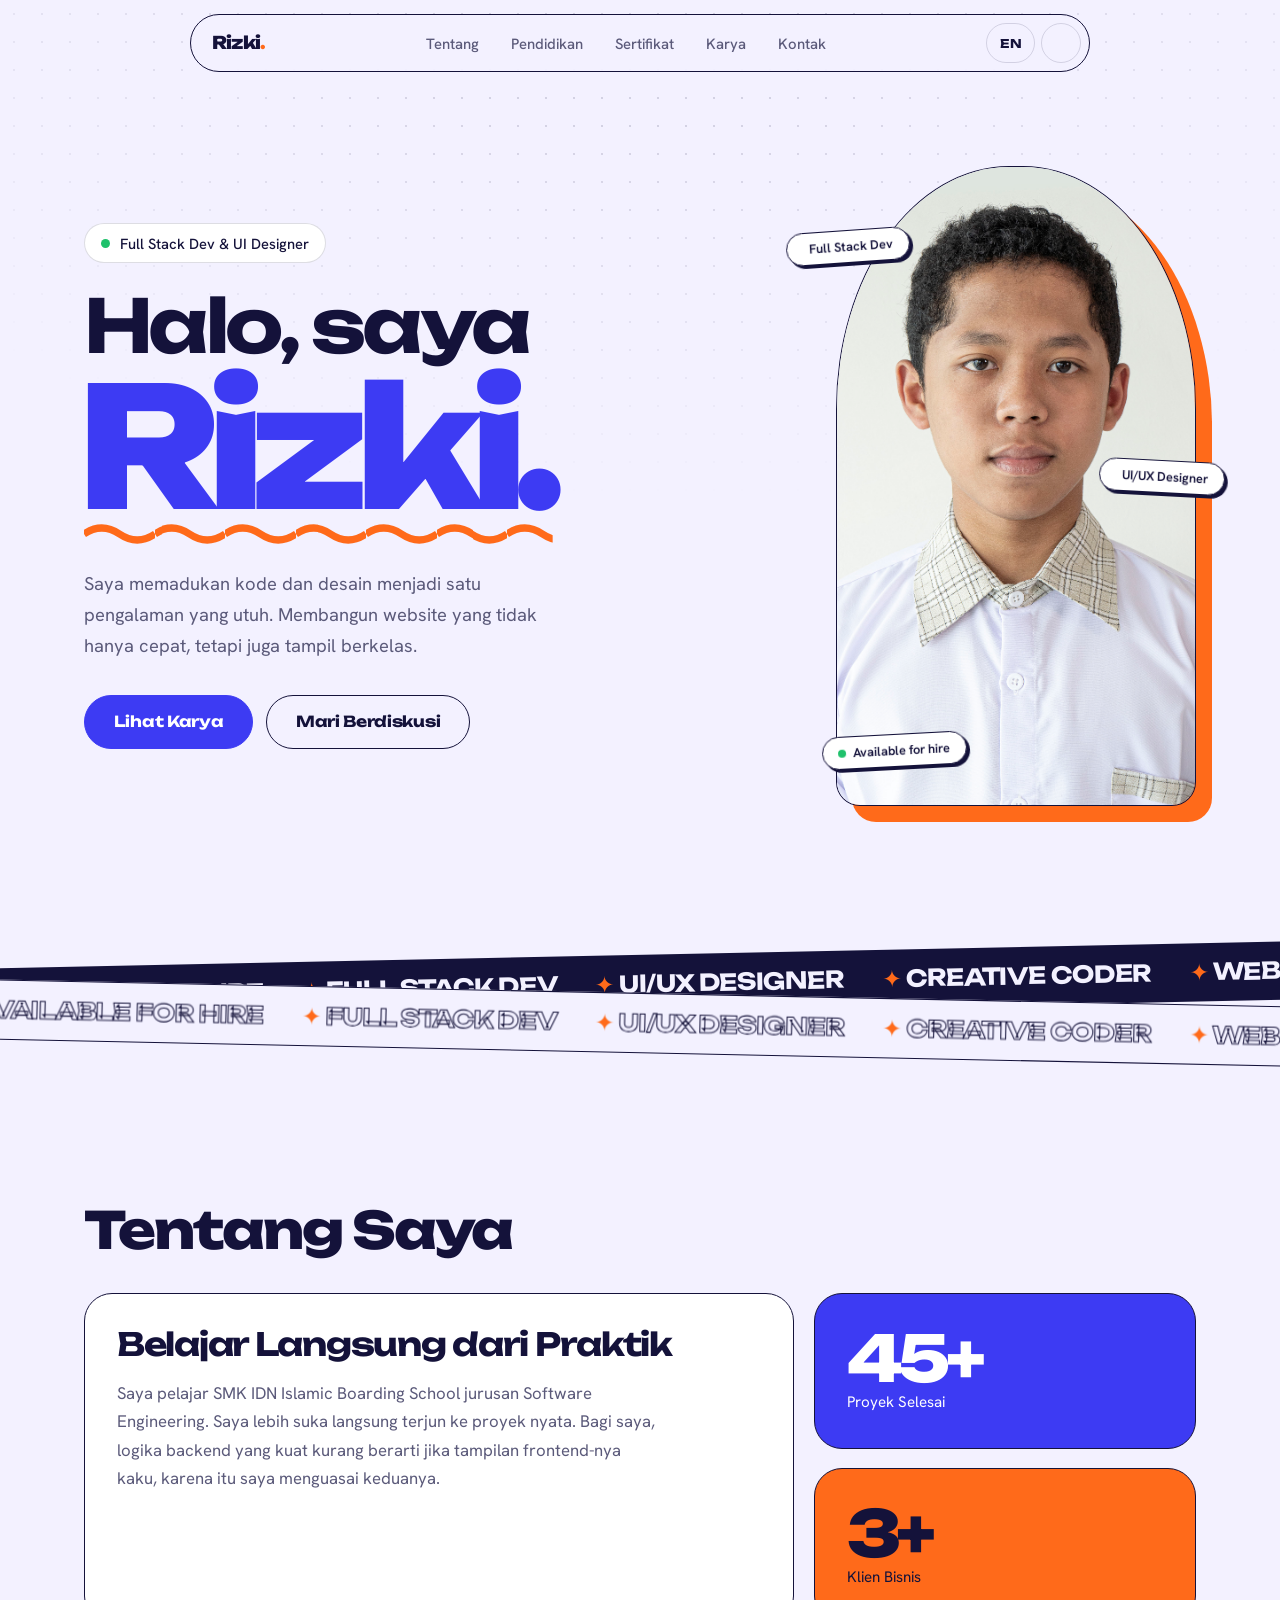
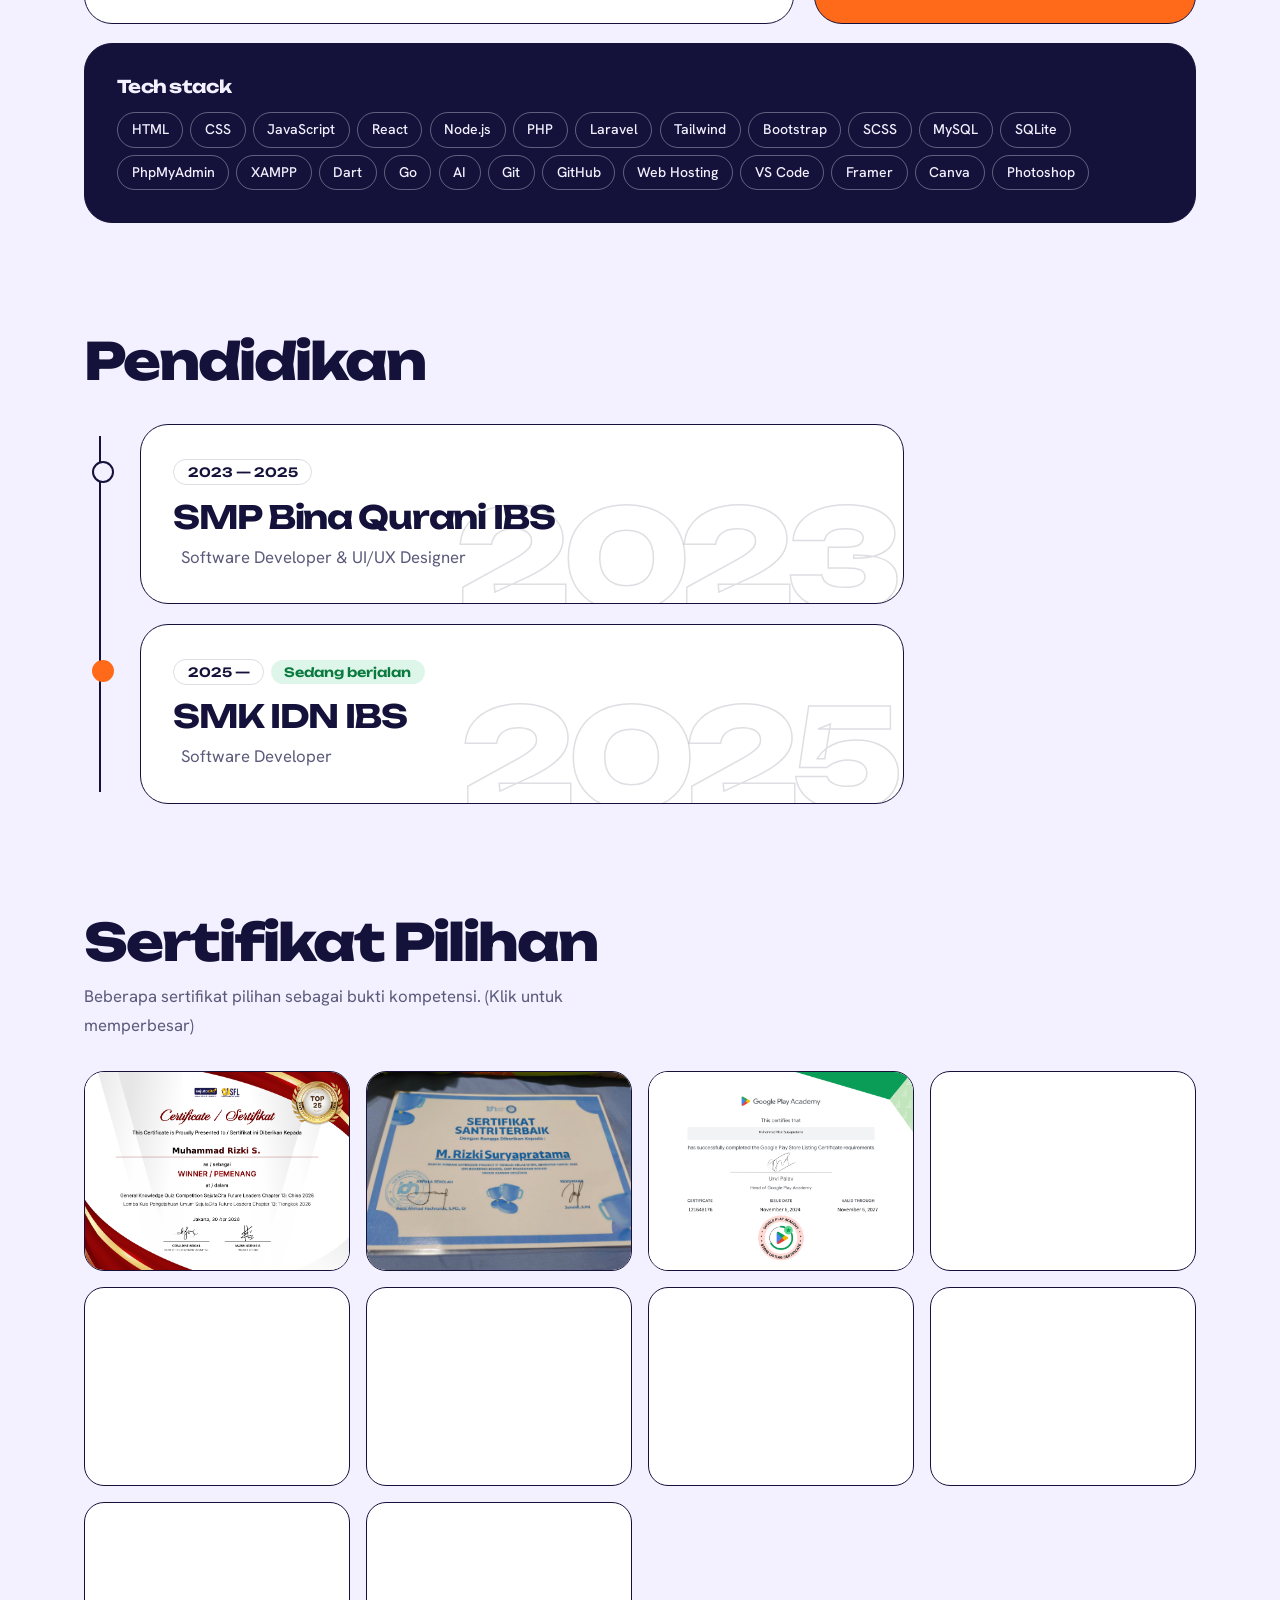
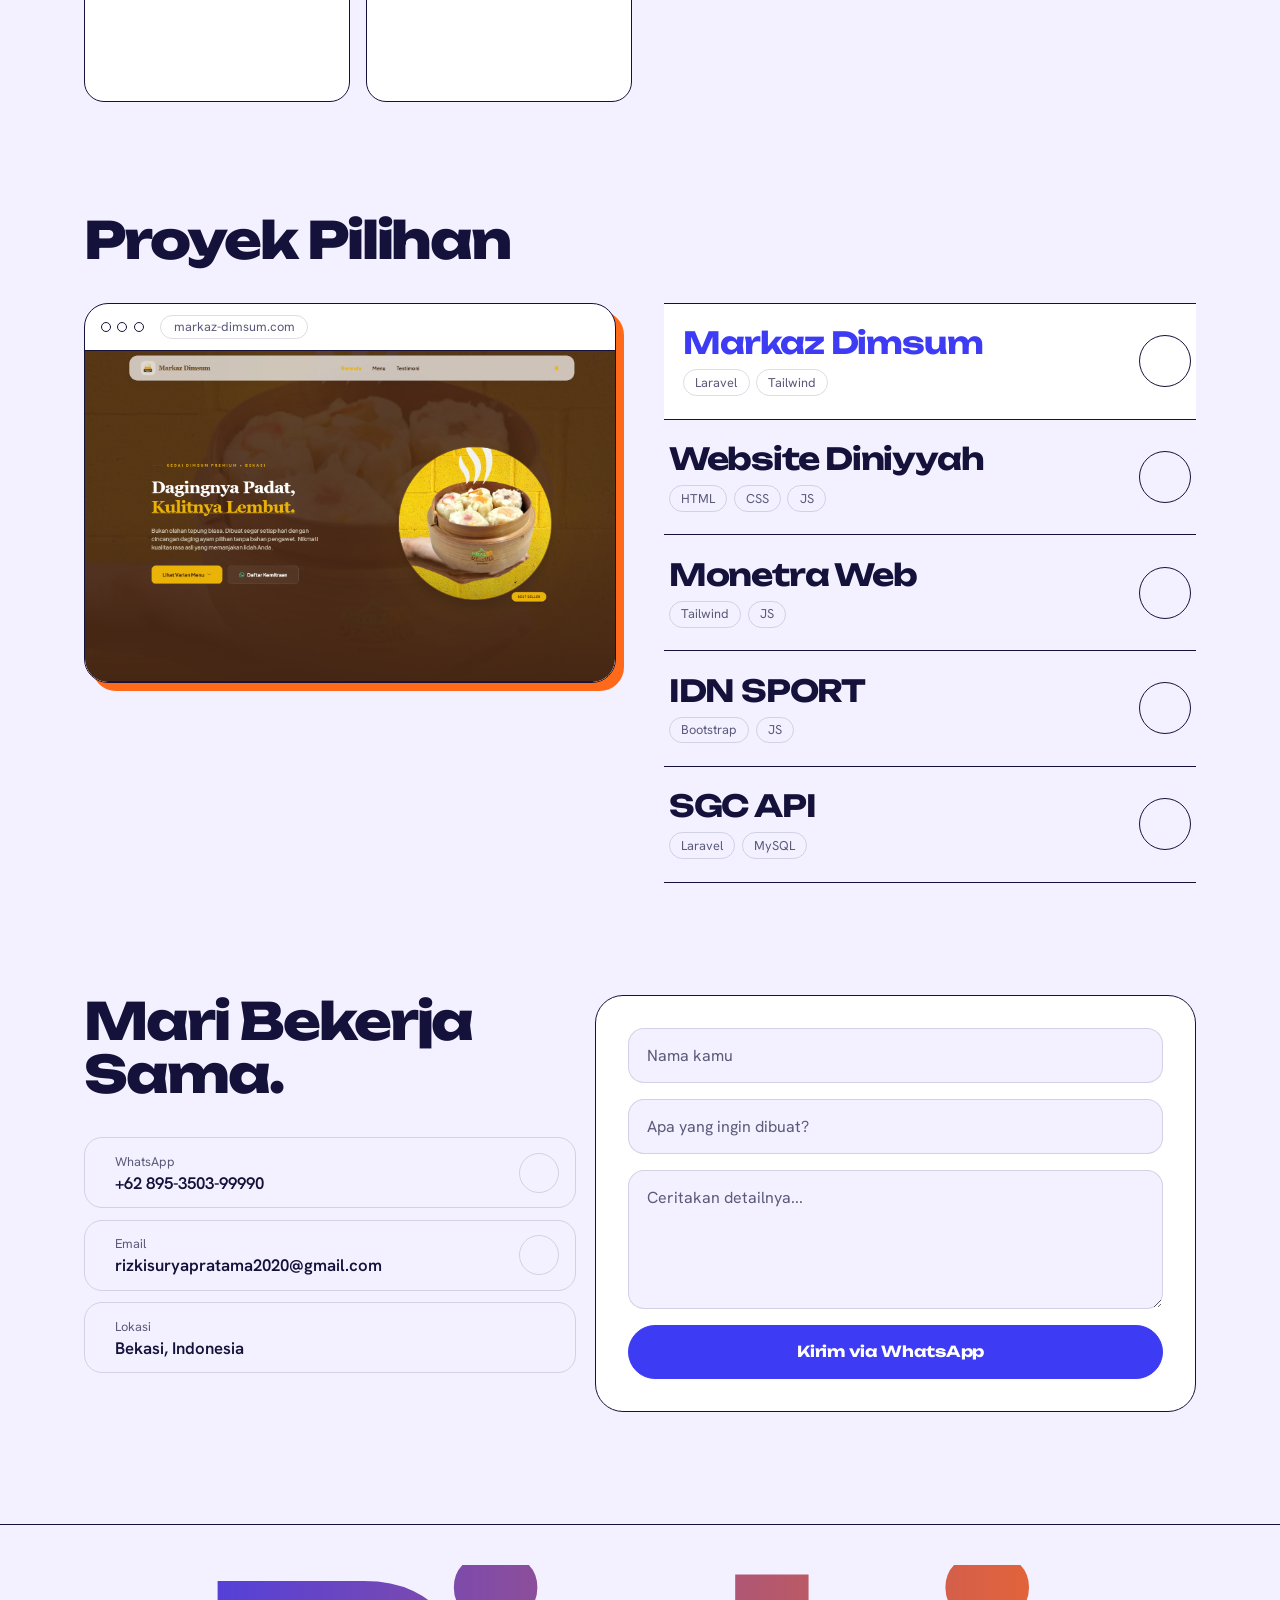
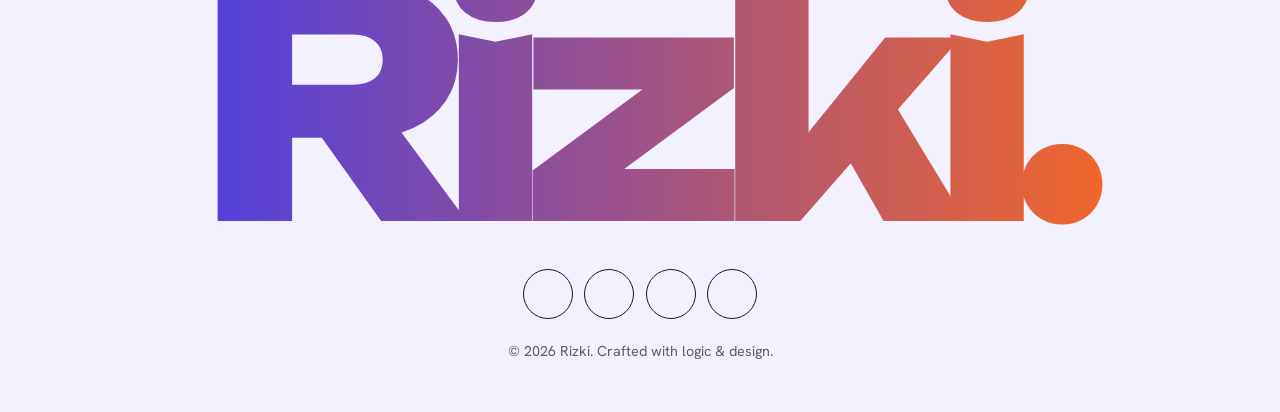
<file: index.html>
<!DOCTYPE html>
<html lang="id">

<head>
    <meta charset="UTF-8">
    <meta name="viewport" content="width=device-width, initial-scale=1">
    <title>Rizki - Creative Developer</title>
    <link rel="stylesheet" href="assets/css/style.css">
    <link rel="shortcut icon" href="assets/img/logo.png">
    <link rel="preconnect" href="https://fonts.googleapis.com">
    <link rel="preconnect" href="https://fonts.gstatic.com" crossorigin>
    <link rel="stylesheet"
        href="https://fonts.googleapis.com/css2?family=Unbounded:wght@500;700;800&family=Hanken+Grotesk:wght@400;500;600&display=swap">
    <link rel="stylesheet" href="https://unicons.iconscout.com/release/v4.0.0/css/line.css">
    <script>try { var t = localStorage.getItem('theme'); if (t === 'dark' || (!t && matchMedia('(prefers-color-scheme:dark)').matches)) document.documentElement.classList.add('dark') } catch (e) { }</script>
</head>

<body>
    <div class="prog" aria-hidden="true"></div>
    <div id="pre"><b>Rizki<span>.</span></b></div>

    <div class="lb" id="lb" role="dialog" aria-modal="true" aria-label="Pratinjau gambar">
        <button class="x" data-a="x" aria-label="Tutup"><i class="uil uil-times"></i></button>
        <button class="pv" data-a="p" aria-label="Sebelumnya"><i class="uil uil-angle-left"></i></button>
        <img id="lbi" alt="">
        <button class="nx" data-a="n" aria-label="Berikutnya"><i class="uil uil-angle-right"></i></button>
        <div class="n" id="lbn"></div>
    </div>

    <header>
        <nav>
            <a href="#home" class="logo">Rizki<span>.</span></a>
            <ul class="links" id="links">
                <li><a href="#about" data-i="n_about">Tentang</a></li>
                <li><a href="#education" data-i="n_edu">Pendidikan</a></li>
                <li><a href="#certificates" data-i="n_cert">Sertifikat</a></li>
                <li><a href="#portfolio" data-i="n_work">Karya</a></li>
                <li><a href="#contact" data-i="n_contact">Kontak</a></li>
            </ul>
            <div class="ctl">
                <button class="ib t" id="lang" aria-label="Ganti bahasa">EN</button>
                <button class="ib" id="theme" aria-label="Ganti tema"><i class="uil uil-moon"></i></button>
                <button class="ib burger" id="burger" aria-label="Menu" aria-expanded="false"><i
                        class="uil uil-bars"></i></button>
            </div>
        </nav>
    </header>

    <main>
        <div class="wrap">
            <section id="home" class="hero">
                <div>
                    <span class="status in1" data-i="status">Full Stack Dev &amp; UI Designer</span>
                    <h1 class="in2" data-i="h1">Halo, saya <br><span class="nm">Rizki.</span></h1>
                    <p class="lead in3" data-i="lead">Saya memadukan kode dan desain menjadi satu pengalaman yang utuh.
                        Membangun website yang tidak hanya cepat, tetapi juga tampil berkelas.</p>
                    <div class="cta in4">
                        <a href="#portfolio" class="btn p" data-i="cta1">Lihat Karya</a>
                        <a href="#contact" class="btn" data-i="cta2">Mari Berdiskusi</a>
                    </div>
                </div>
                <div class="pf in3">
                    <img src="assets/img/profile.jpg" alt="Foto Rizki" width="512" height="640"
                        onerror="this.onerror=null;this.src='https://ui-avatars.com/api/?name=Rizki&background=3d3bf3&color=fff&size=512'">
                    <span class="chip c1"><i class="uil uil-brackets-curly"></i>Full Stack Dev</span><span
                        class="chip c2"><i class="uil uil-palette"></i>UI/UX Designer</span><span
                        class="chip c3"><b></b>Available for hire</span>
                </div>
            </section>
        </div>

        <div class="mqw" aria-hidden="true">
            <div class="mr">
                <div class="mc"></div>
            </div>
            <div class="mr alt">
                <div class="mc"></div>
            </div>
        </div>

        <div class="wrap">
            <section id="about">
                <h2 data-i="h_about">Tentang Saya</h2>
                <div class="about">
                    <div class="box">
                        <h3 data-i="a_h">Belajar Langsung dari Praktik</h3>
                        <p data-i="a_p">Saya pelajar SMK IDN Islamic Boarding School jurusan Software Engineering. Saya
                            lebih suka langsung terjun ke proyek nyata. Bagi saya, logika backend yang kuat kurang
                            berarti jika tampilan frontend-nya kaku, karena itu saya menguasai keduanya.</p>
                    </div>
                    <div class="stats">
                        <div class="box st"><b data-n="45">45+</b><span data-i="s1">Proyek Selesai</span></div>
                        <div class="box st"><b data-n="3">3+</b><span data-i="s2">Klien Bisnis</span></div>
                    </div>
                    <div class="box stack">
                        <h3>Tech stack</h3>
                        <div class="chips" id="chips"></div>
                    </div>
                </div>
            </section>

            <section id="education">
                <h2 data-i="h_edu">Pendidikan</h2>
                <ol class="edu">
                    <li class="ed box"><span class="gh" aria-hidden="true"><b>2023</b></span><span class="yr">2023 —
                            2025</span>
                        <h3>SMP Bina Qurani IBS</h3>
                        <p><i class="uil uil-brackets-curly"></i>Software Developer &amp; UI/UX Designer</p>
                    </li>
                    <li class="ed box now"><span class="gh" aria-hidden="true"><b>2025</b></span><span class="yr">2025
                            —</span><span class="yr live" data-i="now">Sedang berjalan</span>
                        <h3>SMK IDN IBS</h3>
                        <p><i class="uil uil-brackets-curly"></i>Software Developer</p>
                    </li>
                </ol>
            </section>

            <section id="certificates">
                <h2 data-i="h_cert">Sertifikat Pilihan</h2>
                <p class="sub" data-i="cert_sub">Beberapa sertifikat pilihan sebagai bukti kompetensi. (Klik untuk
                    memperbesar)</p>
                <div class="certs" id="certs"></div>
            </section>

            <section id="portfolio">
                <h2 data-i="h_work">Proyek Pilihan</h2>
                <div class="work">
                    <div class="prev">
                        <div class="bar"><i></i><i></i><i></i><span id="ph"></span></div><button class="zoom" id="pz"
                            data-g="w" aria-label="Pratinjau proyek"><img id="pi" alt=""></button>
                    </div>
                    <div class="list" id="list"></div>
                </div>
            </section>

            <section id="contact">
                <div class="contact">
                    <div>
                        <h2 data-i="h_contact">Mari Bekerja Sama.</h2>
                        <div class="rows">
                            <div class="row"><i class="uil uil-whatsapp"></i>
                                <div><small>WhatsApp</small>
                                    <p>+62 895-3503-99990</p>
                                </div><button class="copy" data-c="+62 895-3503-99990" aria-label="Salin nomor"><i
                                        class="uil uil-copy"></i></button>
                            </div>
                            <div class="row"><i class="uil uil-envelope"></i>
                                <div><small>Email</small>
                                    <p>rizkisuryapratama2020@gmail.com</p>
                                </div><button class="copy" data-c="rizkisuryapratama2020@gmail.com"
                                    aria-label="Salin email"><i class="uil uil-copy"></i></button>
                            </div>
                            <div class="row"><i class="uil uil-map-marker"></i>
                                <div><small data-i="loc">Lokasi</small>
                                    <p>Bekasi, Indonesia</p>
                                </div>
                            </div>
                        </div>
                    </div>
                    <form class="box" id="wa">
                        <input id="fn" required autocomplete="name" data-p="f_name" placeholder="Nama kamu"
                            aria-label="Nama">
                        <input id="ft" required data-p="f_topic" placeholder="Apa yang ingin dibuat?"
                            aria-label="Topik">
                        <textarea id="fm" rows="5" required data-p="f_msg" placeholder="Ceritakan detailnya..."
                            aria-label="Pesan"></textarea>
                        <button class="btn p" type="submit"><span data-i="send">Kirim via WhatsApp</span><i
                                class="uil uil-arrow-right"></i></button>
                    </form>
                </div>
            </section>
        </div>
    </main>

    <footer>
        <div class="wrap">
            <div class="big" aria-hidden="true">Rizki.</div>
            <div class="soc">
                <a href="https://github.com/kiiiihasss" target="_blank" rel="noopener noreferrer" aria-label="GitHub"><i
                        class="uil uil-github-alt"></i></a>
                <a href="https://www.linkedin.com/in/kiiiihassss" target="_blank"
                    rel="noopener noreferrer" aria-label="LinkedIn"><i class="uil uil-linkedin"></i></a>
                <a href="https://www.instagram.com/m.rizzzz.97/" target="_blank" rel="noopener noreferrer"
                    aria-label="Instagram"><i class="uil uil-instagram"></i></a>
                <a href="https://www.youtube.com/@m.rizzzz.97" target="_blank" rel="noopener noreferrer"
                    aria-label="YouTube"><i class="uil uil-youtube"></i></a>
            </div>
            <p>&copy; 2026 Rizki. Crafted with logic &amp; design.</p>
        </div>
    </footer>
    <button class="top" id="top" aria-label="Kembali ke atas"><i class="uil uil-arrow-up"></i></button>

    <script src="assets/js/main.js"></script>
</body>

</html>
</file>
<file: assets/css/style.css>
:root {
    --bg: #f3f1ff;
    --ink: #14123a;
    --mu: #5b5a7a;
    --card: #fff;
    --ln: rgba(20, 18, 58, .14);
    --ac: #3d3bf3;
    --on: #fff;
    --hot: #ff6a1a;
    --fd: 'Unbounded', system-ui, sans-serif;
    --fb: 'Hanken Grotesk', system-ui, sans-serif;
    --ease: cubic-bezier(.2, .9, .2, 1)
}

:root.dark {
    --bg: #0d0c24;
    --ink: #f1f0ff;
    --mu: #a3a2c6;
    --card: #17163a;
    --ln: rgba(241, 240, 255, .16);
    --ac: #8b8aff;
    --on: #0d0c24;
    --hot: #ff8a45
}

* {
    margin: 0;
    padding: 0;
    box-sizing: border-box
}

html {
    scroll-behavior: smooth;
    scroll-padding-top: 90px;
    overflow-x: clip
}

body {
    font: 400 1.05rem/1.7 var(--fb);
    background: var(--bg);
    color: var(--ink);
    overflow-x: clip;
    transition: background .3s, color .3s
}

a {
    color: inherit;
    text-decoration: none
}

ul,
ol {
    list-style: none
}

img {
    max-width: 100%;
    display: block
}

button {
    font: inherit;
    color: inherit;
    cursor: pointer
}

:focus-visible {
    outline: 3px solid var(--hot);
    outline-offset: 3px;
    border-radius: 8px
}

.wrap {
    max-width: 1160px;
    margin: 0 auto;
    padding: 0 1.5rem
}

section {
    padding: 6rem 0 1rem
}

h1,
h2,
h3,
.logo {
    font-family: var(--fd)
}

h2 {
    font-size: clamp(1.9rem, 4.6vw, 3.2rem);
    font-weight: 800;
    letter-spacing: -.04em;
    line-height: 1.05;
    margin-bottom: 2.2rem;
    max-width: 16ch
}

.sub {
    color: var(--mu);
    margin: -1.4rem 0 2rem;
    max-width: 56ch
}

.prog {
    position: fixed;
    top: 0;
    left: 0;
    right: 0;
    height: 4px;
    background: var(--hot);
    transform-origin: left;
    transform: scaleX(var(--sp, 0));
    z-index: 300
}

#pre {
    position: fixed;
    inset: 0;
    z-index: 10000;
    background: var(--bg);
    display: grid;
    place-items: center;
    transition: opacity .5s, visibility .5s
}

#pre.done {
    opacity: 0;
    visibility: hidden;
    pointer-events: none
}

#pre b {
    font: 800 3rem var(--fd);
    letter-spacing: -.06em;
    animation: pre .7s var(--ease) both
}

#pre b span {
    color: var(--hot)
}

@keyframes pre {
    from {
        opacity: 0;
        translate: 0 30px
    }
}

/* nav */
header {
    position: fixed;
    top: 14px;
    left: 0;
    right: 0;
    z-index: 100;
    display: flex;
    justify-content: center;
    padding: 0 .8rem
}

nav {
    width: min(100%, 900px);
    display: flex;
    align-items: center;
    justify-content: space-between;
    gap: 1rem;
    padding: .5rem .5rem .5rem 1.3rem;
    border: 1.5px solid var(--ink);
    border-radius: 100px;
    background: color-mix(in srgb, var(--bg) 88%, transparent);
    backdrop-filter: blur(12px)
}

.logo {
    font-weight: 800;
    font-size: 1.1rem;
    letter-spacing: -.04em
}

.logo span {
    color: var(--hot)
}

.links {
    display: flex;
    gap: .1rem
}

.links a {
    font-size: .93rem;
    font-weight: 500;
    padding: .45rem .95rem;
    border-radius: 100px;
    color: var(--mu);
    transition: .2s
}

.links a:hover {
    color: var(--ink)
}

.links a.on {
    background: var(--ink);
    color: var(--bg)
}

.ctl {
    display: flex;
    gap: .35rem
}

.ib {
    min-width: 40px;
    height: 40px;
    display: grid;
    place-items: center;
    border: 1.5px solid var(--ln);
    border-radius: 100px;
    background: none;
    font-size: 1.15rem;
    transition: .2s
}

.ib:hover {
    border-color: var(--ink)
}

.ib.t {
    font: 700 .75rem var(--fd);
    padding: 0 .8rem
}

.burger {
    display: none
}

@media(max-width:760px) {
    .burger {
        display: grid
    }

    .links {
        position: absolute;
        top: calc(100% + 8px);
        left: .8rem;
        right: .8rem;
        flex-direction: column;
        padding: .6rem;
        background: var(--card);
        border: 1.5px solid var(--ink);
        border-radius: 24px;
        opacity: 0;
        visibility: hidden;
        translate: 0 -8px;
        transition: .25s var(--ease)
    }

    .links.open {
        opacity: 1;
        visibility: visible;
        translate: 0 0
    }

    .links a {
        font-size: 1.05rem;
        padding: .8rem 1rem
    }

    header {
        align-items: flex-start
    }

    nav {
        position: relative
    }
}

/* buttons */
.btn {
    display: inline-flex;
    align-items: center;
    justify-content: center;
    gap: .6rem;
    min-height: 54px;
    padding: .8rem 1.8rem;
    border-radius: 100px;
    font: 700 .95rem var(--fd);
    letter-spacing: -.02em;
    border: 1.5px solid var(--ink);
    transition: transform .25s var(--ease), box-shadow .25s
}

.btn.p {
    background: var(--ac);
    color: var(--on);
    border-color: var(--ac)
}

.btn:hover {
    transform: translate(-3px, -3px);
    box-shadow: 4px 4px 0 var(--ink)
}

.btn:active {
    transform: none;
    box-shadow: none
}

/* hero */
.hero {
    min-height: 100svh;
    display: grid;
    grid-template-columns: 1.3fr .7fr;
    gap: 3rem;
    align-items: center;
    padding: 7.5rem 0 3rem
}

.status {
    display: inline-flex;
    align-items: center;
    gap: .6rem;
    padding: .4rem 1rem;
    border: 1.5px solid var(--ln);
    border-radius: 100px;
    background: var(--card);
    font-size: .92rem;
    font-weight: 500;
    margin-bottom: 1.6rem
}

.status::before {
    content: "";
    width: 9px;
    height: 9px;
    border-radius: 50%;
    background: #1fc16b;
    animation: pulse 2s infinite
}

@keyframes pulse {
    0% {
        box-shadow: 0 0 0 0 rgba(31, 193, 107, .5)
    }

    100% {
        box-shadow: 0 0 0 10px transparent
    }
}

h1 {
    font-size: clamp(2.2rem, 6.2vw, 4.6rem);
    font-weight: 700;
    line-height: 1;
    letter-spacing: -.05em;
    margin-bottom: 1.5rem
}

h1 .nm {
    display: block;
    font-size: clamp(4.2rem, 15vw, 10.5rem);
    font-weight: 800;
    letter-spacing: -.08em;
    line-height: .9;
    color: var(--ac);
    margin: .05em 0 .1em -.04em
}

.lead {
    color: var(--mu);
    font-size: 1.15rem;
    max-width: 50ch;
    margin-bottom: 2rem
}

.cta {
    display: flex;
    gap: .8rem;
    flex-wrap: wrap
}

.pf {
    position: relative;
    max-width: 360px;
    justify-self: end;
    width: 100%
}

.pf::before {
    content: "";
    position: absolute;
    inset: 0;
    translate: 16px 16px;
    background: var(--hot);
    border-radius: 48% 48% 24px 24px/38% 38% 24px 24px
}

.pf img {
    position: relative;
    aspect-ratio: 4/5;
    width: 100%;
    object-fit: cover;
    border: 1.5px solid var(--ink);
    background: var(--card);
    border-radius: 48% 48% 24px 24px/38% 38% 24px 24px
}

.chip {
    position: absolute;
    z-index: 2;
    display: inline-flex;
    align-items: center;
    gap: .45rem;
    padding: .45rem .95rem;
    background: var(--card);
    border: 1.5px solid var(--ink);
    border-radius: 100px;
    font: 600 .8rem var(--fb);
    white-space: nowrap;
    box-shadow: 3px 3px 0 var(--ink)
}

.chip i {
    color: var(--ac)
}

.chip b {
    width: 8px;
    height: 8px;
    border-radius: 50%;
    background: #1fc16b
}

.c1 {
    left: -14%;
    top: 10%;
    rotate: -4deg
}

.c2 {
    right: -8%;
    top: 46%;
    rotate: 3deg
}

.c3 {
    left: -4%;
    bottom: 6%;
    rotate: -3deg
}

@media(max-width:860px) {
    .hero {
        grid-template-columns: 1fr;
        min-height: auto;
        padding-top: 7rem
    }

    .pf {
        order: -1;
        justify-self: start;
        max-width: 260px
    }

    .c1 {
        left: -6px
    }

    .c2 {
        right: -10px
    }

    .c3 {
        left: -6px
    }
}

.in1,
.in2,
.in3,
.in4 {
    opacity: 0;
    translate: 0 24px
}

.ready .in1,
.ready .in2,
.ready .in3,
.ready .in4 {
    animation: up .8s var(--ease) forwards
}

.ready .in1 {
    animation-delay: .1s
}

.ready .in2 {
    animation-delay: .25s
}

.ready .in3 {
    animation-delay: .45s
}

.ready .in4 {
    animation-delay: .6s
}

@keyframes up {
    to {
        opacity: 1;
        translate: 0 0
    }
}

/* marquee */
.mqw {
    overflow: hidden;
    padding: 2.5rem 0;
    margin: 1rem 0
}

.mr {
    overflow: hidden;
    padding: .9rem 0;
    rotate: -1.2deg;
    scale: 1.04;
    background: var(--ink);
    color: var(--bg)
}

.mr.alt {
    background: var(--bg);
    color: var(--ink);
    rotate: 1.2deg;
    margin-top: -1.1rem;
    border-block: 1.5px solid var(--ink)
}

.mc {
    display: flex;
    width: max-content;
    animation: sc 34s linear infinite
}

.mr.alt .mc {
    animation-direction: reverse;
    animation-duration: 40s
}

.mr span {
    font: 700 1.4rem var(--fd);
    letter-spacing: -.04em;
    white-space: nowrap;
    padding-right: 2rem
}

.mr.alt span {
    color: transparent;
    -webkit-text-stroke: 1px var(--ink)
}

.mr b {
    color: var(--hot);
    font-weight: 400;
    padding-left: 2rem;
    -webkit-text-stroke: 0
}

@keyframes sc {
    to {
        transform: translateX(-50%)
    }
}

/* about */
.about {
    display: grid;
    grid-template-columns: 1.3fr .7fr;
    gap: 1.2rem
}

.box {
    background: var(--card);
    border: 1.5px solid var(--ink);
    border-radius: 28px;
    padding: 2rem
}

.about h3 {
    font-size: clamp(1.4rem, 2.6vw, 2rem);
    letter-spacing: -.04em;
    line-height: 1.15;
    margin-bottom: 1rem
}

.about p {
    color: var(--mu);
    max-width: 60ch
}

.stats {
    display: grid;
    gap: 1.2rem
}

.st {
    display: flex;
    flex-direction: column;
    justify-content: center
}

.st b {
    font: 800 clamp(2.8rem, 5vw, 4rem)/1 var(--fd);
    letter-spacing: -.07em;
    color: var(--ac)
}

.st span {
    color: var(--mu);
    font-size: .95rem
}

.stack {
    grid-column: 1/-1
}

.stack h3 {
    font-size: 1.1rem;
    margin-bottom: 1rem
}

.chips {
    display: flex;
    flex-wrap: wrap;
    gap: .45rem
}

.chips span {
    padding: .3rem .85rem;
    border: 1.5px solid var(--ln);
    border-radius: 100px;
    font-size: .88rem;
    font-weight: 500;
    transition: .2s
}

.chips span:hover {
    background: var(--ink);
    color: var(--bg);
    border-color: var(--ink)
}

@media(max-width:800px) {
    .about {
        grid-template-columns: 1fr
    }

    .stats {
        grid-template-columns: 1fr 1fr
    }
}

/* education */
.edu {
    position: relative;
    max-width: 820px;
    padding-left: 56px;
    display: grid;
    gap: 1.2rem
}

.edu::before {
    content: "";
    position: absolute;
    left: 15px;
    top: 12px;
    bottom: 12px;
    width: 2px;
    background: var(--ink)
}

.ed {
    position: relative
}

.gh {
    position: absolute;
    inset: 0;
    overflow: hidden;
    border-radius: inherit;
    pointer-events: none
}

.gh b {
    position: absolute;
    right: .6rem;
    bottom: -1.4rem;
    font: 800 clamp(4.5rem, 14vw, 8.5rem)/1 var(--fd);
    letter-spacing: -.07em;
    color: transparent;
    -webkit-text-stroke: 1.5px var(--ln);
    user-select: none
}

.ed>:not(.gh) {
    position: relative
}

.ed::before {
    content: "";
    position: absolute;
    left: -49px;
    top: 2.2rem;
    width: 18px;
    height: 18px;
    border-radius: 50%;
    background: var(--bg);
    border: 2px solid var(--ink)
}

.ed.now::before {
    background: var(--hot);
    border-color: var(--hot);
    animation: pulse 2s infinite
}

.yr {
    display: inline-flex;
    align-items: center;
    gap: .5rem;
    font: 600 .8rem var(--fd);
    padding: .25rem .85rem;
    border: 1.5px solid var(--ln);
    border-radius: 100px;
    margin-bottom: .9rem
}

.ed h3 {
    font-size: clamp(1.3rem, 3vw, 2rem);
    letter-spacing: -.04em;
    line-height: 1.1
}

.ed p {
    color: var(--mu);
    margin-top: .5rem;
    display: flex;
    gap: .5rem;
    align-items: center
}

.ed p i {
    color: var(--ac)
}

.live {
    color: #0a7a3f;
    background: rgba(31, 193, 107, .15);
    border: 0;
    margin-left: .4rem
}

:root.dark .live {
    color: #5ee9a1
}

/* certs */
.certs {
    display: grid;
    grid-template-columns: repeat(auto-fill, minmax(min(100%, 210px), 1fr));
    gap: 1rem
}

.zoom {
    display: block;
    width: 100%;
    padding: 0;
    border: 1.5px solid var(--ink);
    border-radius: 20px;
    overflow: hidden;
    background: var(--card);
    cursor: zoom-in;
    transition: transform .3s var(--ease), box-shadow .3s
}

.zoom:hover {
    transform: translate(-4px, -4px);
    box-shadow: 6px 6px 0 var(--ink)
}

.certs .zoom {
    aspect-ratio: 4/3
}

.zoom img {
    width: 100%;
    height: 100%;
    object-fit: cover;
    object-position: top
}

/* work */
.work {
    display: grid;
    grid-template-columns: 1fr 1fr;
    gap: 3rem;
    align-items: start
}

.prev {
    position: sticky;
    top: 100px;
    border: 1.5px solid var(--ink);
    border-radius: 24px;
    overflow: hidden;
    background: var(--card);
    box-shadow: 8px 8px 0 var(--hot)
}

.prev .bar {
    display: flex;
    align-items: center;
    gap: .4rem;
    padding: .7rem 1rem;
    border-bottom: 1.5px solid var(--ink)
}

.prev .bar span {
    margin-left: .6rem;
    padding: 0 .8rem;
    border: 1.5px solid var(--ln);
    border-radius: 100px;
    font-size: .8rem;
    color: var(--mu);
    overflow: hidden;
    text-overflow: ellipsis;
    white-space: nowrap
}

.prev .bar i {
    width: 10px;
    height: 10px;
    border-radius: 50%;
    border: 1.5px solid var(--ink)
}

.prev .zoom {
    border: 0;
    border-radius: 0;
    aspect-ratio: 16/10
}

.prev .zoom:hover {
    transform: none;
    box-shadow: none
}

.list {
    border-top: 1.5px solid var(--ink)
}

.pj {
    display: grid;
    grid-template-columns: 1fr auto;
    gap: 1rem;
    align-items: center;
    padding: 1.4rem .3rem;
    border-bottom: 1.5px solid var(--ink);
    transition: padding .3s var(--ease), background .3s
}

.pj:hover,
.pj.on {
    padding-left: 1.2rem;
    background: var(--card)
}

.pj h3 {
    font-size: clamp(1.3rem, 2.6vw, 1.9rem);
    letter-spacing: -.04em;
    line-height: 1.1
}

.pj .tg {
    display: flex;
    flex-wrap: wrap;
    gap: .4rem;
    margin-top: .6rem
}

.pj .tg span {
    font-size: .8rem;
    padding: .1rem .7rem;
    border: 1.5px solid var(--ln);
    border-radius: 100px;
    color: var(--mu)
}

.go {
    width: 52px;
    height: 52px;
    display: grid;
    place-items: center;
    border: 1.5px solid var(--ink);
    border-radius: 50%;
    font-size: 1.4rem;
    transition: .3s var(--ease)
}

.go:hover {
    background: var(--hot);
    border-color: var(--hot);
    rotate: 45deg
}

.pj .th {
    display: none
}

@media(max-width:860px) {
    .work {
        grid-template-columns: 1fr
    }

    .prev {
        display: none
    }

    .pj {
        grid-template-columns: 1fr auto
    }

    .pj .th {
        display: block;
        grid-column: 1/-1;
        order: -1;
        aspect-ratio: 16/10
    }

    .pj .th img {
        border-radius: 16px
    }
}

/* contact */
.contact {
    display: grid;
    grid-template-columns: .9fr 1.1fr;
    gap: 1.2rem
}

.contact h2 {
    max-width: 10ch
}

.rows {
    display: grid;
    gap: .7rem
}

.row {
    display: flex;
    align-items: center;
    gap: .9rem;
    padding: .8rem 1rem;
    border: 1.5px solid var(--ln);
    border-radius: 18px
}

.row>i {
    font-size: 1.4rem;
    color: var(--ac)
}

.row div {
    flex: 1;
    min-width: 0
}

.row small {
    display: block;
    color: var(--mu);
    font-size: .8rem
}

.row p {
    font-weight: 600;
    overflow-wrap: anywhere;
    line-height: 1.3
}

.copy {
    width: 40px;
    height: 40px;
    flex: none;
    border: 1.5px solid var(--ln);
    border-radius: 50%;
    background: none;
    display: grid;
    place-items: center;
    transition: .2s
}

.copy:hover {
    border-color: var(--ink)
}

.copy.ok {
    background: #1fc16b;
    color: #fff;
    border-color: #1fc16b
}

form {
    display: grid;
    gap: 1rem
}

input,
textarea {
    width: 100%;
    background: var(--bg);
    border: 1.5px solid var(--ln);
    border-radius: 16px;
    padding: 1rem 1.1rem;
    color: var(--ink);
    font: 1rem var(--fb);
    outline: none;
    resize: vertical;
    transition: .2s
}

input:focus,
textarea:focus {
    border-color: var(--ac);
    box-shadow: 0 0 0 4px color-mix(in srgb, var(--ac) 20%, transparent)
}

::placeholder {
    color: var(--mu);
    opacity: 1
}

@media(max-width:860px) {
    .contact {
        grid-template-columns: 1fr
    }
}

/* footer */
footer {
    margin-top: 6rem;
    border-top: 1.5px solid var(--ink);
    padding: 2.5rem 0 3rem;
    text-align: center;
    overflow: hidden
}

.big {
    font: 800 clamp(5rem, 27vw, 20rem)/.85 var(--fd);
    letter-spacing: -.09em;
    color: var(--ac);
    margin-bottom: 2rem;
    user-select: none
}

.soc {
    display: flex;
    justify-content: center;
    gap: .7rem;
    margin-bottom: 1.3rem
}

.soc a {
    width: 50px;
    height: 50px;
    display: grid;
    place-items: center;
    border: 1.5px solid var(--ink);
    border-radius: 50%;
    font-size: 1.3rem;
    transition: .3s var(--ease)
}

.soc a:hover {
    background: var(--hot);
    border-color: var(--hot);
    transform: translateY(-4px)
}

footer p {
    color: var(--mu);
    font-size: .9rem
}

.top {
    position: fixed;
    right: 18px;
    bottom: 18px;
    z-index: 90;
    width: 48px;
    height: 48px;
    border-radius: 50%;
    border: 1.5px solid var(--ink);
    background: var(--card);
    display: grid;
    place-items: center;
    font-size: 1.3rem;
    opacity: 0;
    visibility: hidden;
    translate: 0 10px;
    transition: .3s var(--ease)
}

.top.show {
    opacity: 1;
    visibility: visible;
    translate: 0 0
}

/* lightbox */
.lb {
    position: fixed;
    inset: 0;
    z-index: 2000;
    display: grid;
    place-items: center;
    padding: 4vh 4vw;
    background: rgba(10, 9, 30, .94);
    opacity: 0;
    visibility: hidden;
    transition: .3s
}

.lb.show {
    opacity: 1;
    visibility: visible
}

.lb img {
    max-width: 100%;
    max-height: 86vh;
    object-fit: contain;
    border-radius: 12px
}

.lb button {
    position: absolute;
    width: 48px;
    height: 48px;
    border: 0;
    border-radius: 50%;
    background: rgba(255, 255, 255, .14);
    color: #fff;
    font-size: 1.6rem;
    display: grid;
    place-items: center
}

.lb button:hover {
    background: var(--hot)
}

.lb .x {
    top: 16px;
    right: 16px
}

.lb .pv,
.lb .nx {
    top: 50%;
    translate: 0 -50%
}

.lb .pv {
    left: 14px
}

.lb .nx {
    right: 14px
}

.lb .n {
    position: absolute;
    bottom: 14px;
    left: 0;
    right: 0;
    text-align: center;
    color: #ccc;
    font-size: .9rem
}

.lb.one .pv,
.lb.one .nx,
.lb.one .n {
    display: none
}

/* polish */
::selection {
    background: var(--hot);
    color: #fff
}

body::before {
    content: "";
    position: fixed;
    inset: 0;
    z-index: -1;
    pointer-events: none;
    background: radial-gradient(var(--ln) 1.2px, transparent 1.4px) 0 0/28px 28px;
    -webkit-mask-image: radial-gradient(ellipse 90% 70% at 50% 0, #000 20%, transparent 80%);
    mask-image: radial-gradient(ellipse 90% 70% at 50% 0, #000 20%, transparent 80%)
}

h1 .nm {
    position: relative;
    width: fit-content;
    margin-bottom: .28em
}

h1 .nm::after {
    content: "";
    position: absolute;
    left: .04em;
    right: 0;
    bottom: -.14em;
    height: .14em;
    background: var(--hot);
    -webkit-mask: url("data:image/svg+xml,%3Csvg xmlns='http://www.w3.org/2000/svg' width='24' height='8' viewBox='0 0 24 8'%3E%3Cpath d='M0 4Q6 0 12 4T24 4' fill='none' stroke='black' stroke-width='2.4'/%3E%3C/svg%3E") repeat-x 0 0/auto 100%;
    mask: url("data:image/svg+xml,%3Csvg xmlns='http://www.w3.org/2000/svg' width='24' height='8' viewBox='0 0 24 8'%3E%3Cpath d='M0 4Q6 0 12 4T24 4' fill='none' stroke='black' stroke-width='2.4'/%3E%3C/svg%3E") repeat-x 0 0/auto 100%;
    clip-path: inset(0 100% 0 0)
}

.ready h1 .nm::after {
    animation: draw 1s 1.1s var(--ease) forwards
}

@keyframes draw {
    to {
        clip-path: inset(0)
    }
}

.pf {
    transition: transform .3s var(--ease)
}

.chip {
    animation: fl 5s ease-in-out infinite
}

.c2 {
    animation-delay: -1.7s
}

.c3 {
    animation-delay: -3.2s
}

@keyframes fl {
    50% {
        translate: 0 -8px
    }
}

.about .box {
    transition: transform .3s var(--ease), box-shadow .3s
}

.about .box:hover {
    transform: translate(-3px, -3px);
    box-shadow: 6px 6px 0 var(--hot)
}

.st:nth-child(1) {
    background: var(--ac);
    color: var(--on)
}

.st:nth-child(2) {
    background: var(--hot);
    color: #14123a
}

.st:nth-child(1) b,
.st:nth-child(1) span,
.st:nth-child(2) b,
.st:nth-child(2) span {
    color: inherit
}

.stack {
    background: var(--ink);
    color: var(--bg)
}

.stack .chips span {
    border-color: color-mix(in srgb, var(--bg) 35%, transparent)
}

.stack .chips span:hover {
    background: var(--hot);
    color: #14123a;
    border-color: var(--hot)
}

.certs .zoom:nth-child(odd):hover {
    rotate: -1.5deg
}

.certs .zoom:nth-child(even):hover {
    rotate: 1.5deg
}

.prev img {
    transition: opacity .25s
}

.pj.on h3 {
    color: var(--ac)
}

.big {
    color: transparent;
    background: linear-gradient(90deg, var(--ac), var(--hot));
    -webkit-background-clip: text;
    background-clip: text
}

@media(prefers-reduced-motion:reduce) {
    h1 .nm::after {
        clip-path: none
    }
}

@media(prefers-reduced-motion:reduce) {

    *,
    *::before,
    *::after {
        animation: none !important;
        transition: none !important
    }

    html {
        scroll-behavior: auto
    }

    .in1,
    .in2,
    .in3,
    .in4 {
        opacity: 1;
        translate: none
    }
}
</file>
